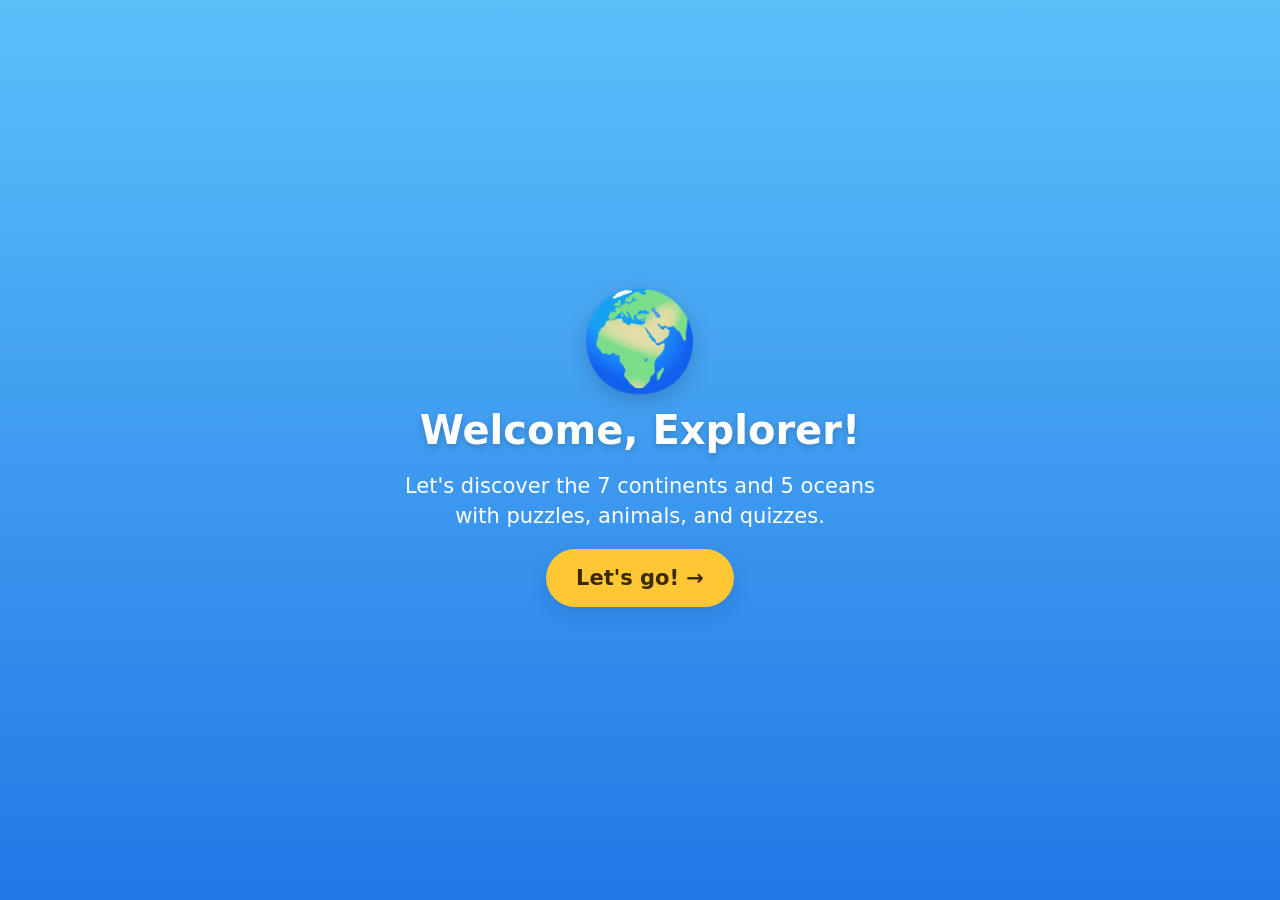
<file: index.html>
<!doctype html>
<html lang="en">
<head>
  <meta charset="utf-8">
  <meta name="viewport" content="width=device-width, initial-scale=1, viewport-fit=cover">
  <title>Continents &amp; Oceans Kids</title>
  <meta name="description" content="A world map playground for kids ages 6–8: learn the 7 continents and 5 oceans with map puzzles, fun facts, animals and friendly quizzes.">
  <meta name="theme-color" content="#2178E6">
  <link rel="manifest" href="manifest.webmanifest">
  <link rel="icon" type="image/png" sizes="192x192" href="icons/icon-192.png">
  <link rel="apple-touch-icon" href="icons/icon-192.png">
  <link rel="stylesheet" href="styles.css">
</head>
<body>
  <div id="app" aria-live="polite"></div>
  <noscript>Continents &amp; Oceans Kids needs JavaScript enabled.</noscript>
  <script src="content.js" defer></script>
  <script src="app.js" defer></script>
</body>
</html>
</file>
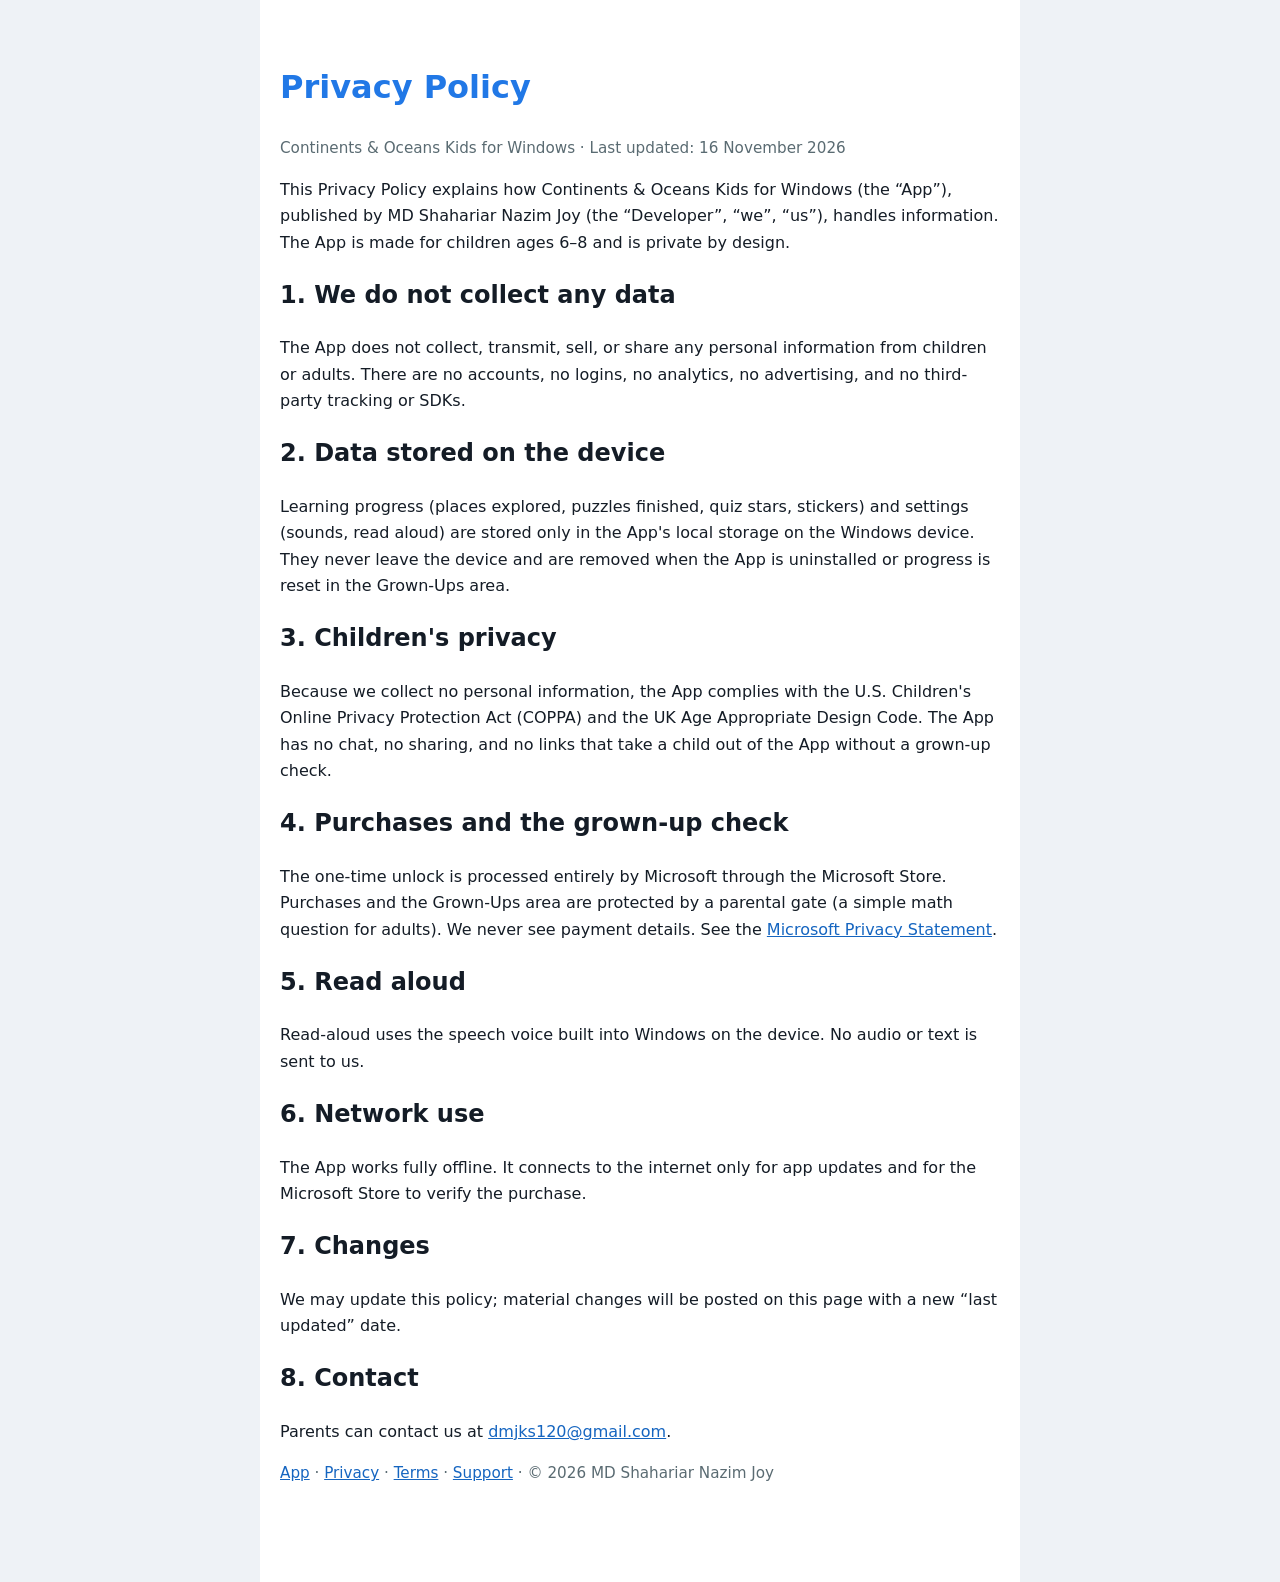
<file: privacy.html>
<!doctype html><html lang="en"><head><meta charset="utf-8"><meta name="viewport" content="width=device-width,initial-scale=1"><title>Privacy Policy · Continents &amp; Oceans Kids for Windows</title>
<style>:root{color-scheme:light dark}body{margin:0;font-family:"Segoe UI",system-ui,sans-serif;line-height:1.65;color:#141C26;background:#eef2f6}main{max-width:720px;margin:0 auto;padding:40px 20px 80px;background:#fff}h1{color:#2178E6}a{color:#1565C0}.muted{color:#5a6b72;font-size:.95rem}
@media(prefers-color-scheme:dark){body{background:#0f1519;color:#e8eef2}main{background:#182127}h1{color:#7FC3FA}a{color:#7FC3FA}.muted{color:#97a6ae}}</style></head><body><main>
<h1>Privacy Policy</h1><p class="muted">Continents &amp; Oceans Kids for Windows · Last updated: 16 November 2026</p>
<p>This Privacy Policy explains how Continents &amp; Oceans Kids for Windows (the “App”), published by MD Shahariar Nazim Joy (the “Developer”, “we”, “us”), handles information. The App is made for children ages 6–8 and is private by design.</p>
<h2>1. We do not collect any data</h2><p>The App does not collect, transmit, sell, or share any personal information from children or adults. There are no accounts, no logins, no analytics, no advertising, and no third-party tracking or SDKs.</p>
<h2>2. Data stored on the device</h2><p>Learning progress (places explored, puzzles finished, quiz stars, stickers) and settings (sounds, read aloud) are stored only in the App's local storage on the Windows device. They never leave the device and are removed when the App is uninstalled or progress is reset in the Grown-Ups area.</p>
<h2>3. Children's privacy</h2><p>Because we collect no personal information, the App complies with the U.S. Children's Online Privacy Protection Act (COPPA) and the UK Age Appropriate Design Code. The App has no chat, no sharing, and no links that take a child out of the App without a grown-up check.</p>
<h2>4. Purchases and the grown-up check</h2><p>The one-time unlock is processed entirely by Microsoft through the Microsoft Store. Purchases and the Grown-Ups area are protected by a parental gate (a simple math question for adults). We never see payment details. See the <a href="https://privacy.microsoft.com/privacystatement">Microsoft Privacy Statement</a>.</p>
<h2>5. Read aloud</h2><p>Read-aloud uses the speech voice built into Windows on the device. No audio or text is sent to us.</p>
<h2>6. Network use</h2><p>The App works fully offline. It connects to the internet only for app updates and for the Microsoft Store to verify the purchase.</p>
<h2>7. Changes</h2><p>We may update this policy; material changes will be posted on this page with a new “last updated” date.</p>
<h2>8. Contact</h2><p>Parents can contact us at <a href="mailto:dmjks120@gmail.com">dmjks120@gmail.com</a>.</p>
<p class="muted"><a href="./">App</a> · <a href="privacy.html">Privacy</a> · <a href="terms.html">Terms</a> · <a href="support.html">Support</a> · © 2026 MD Shahariar Nazim Joy</p></main></body></html>
</file>
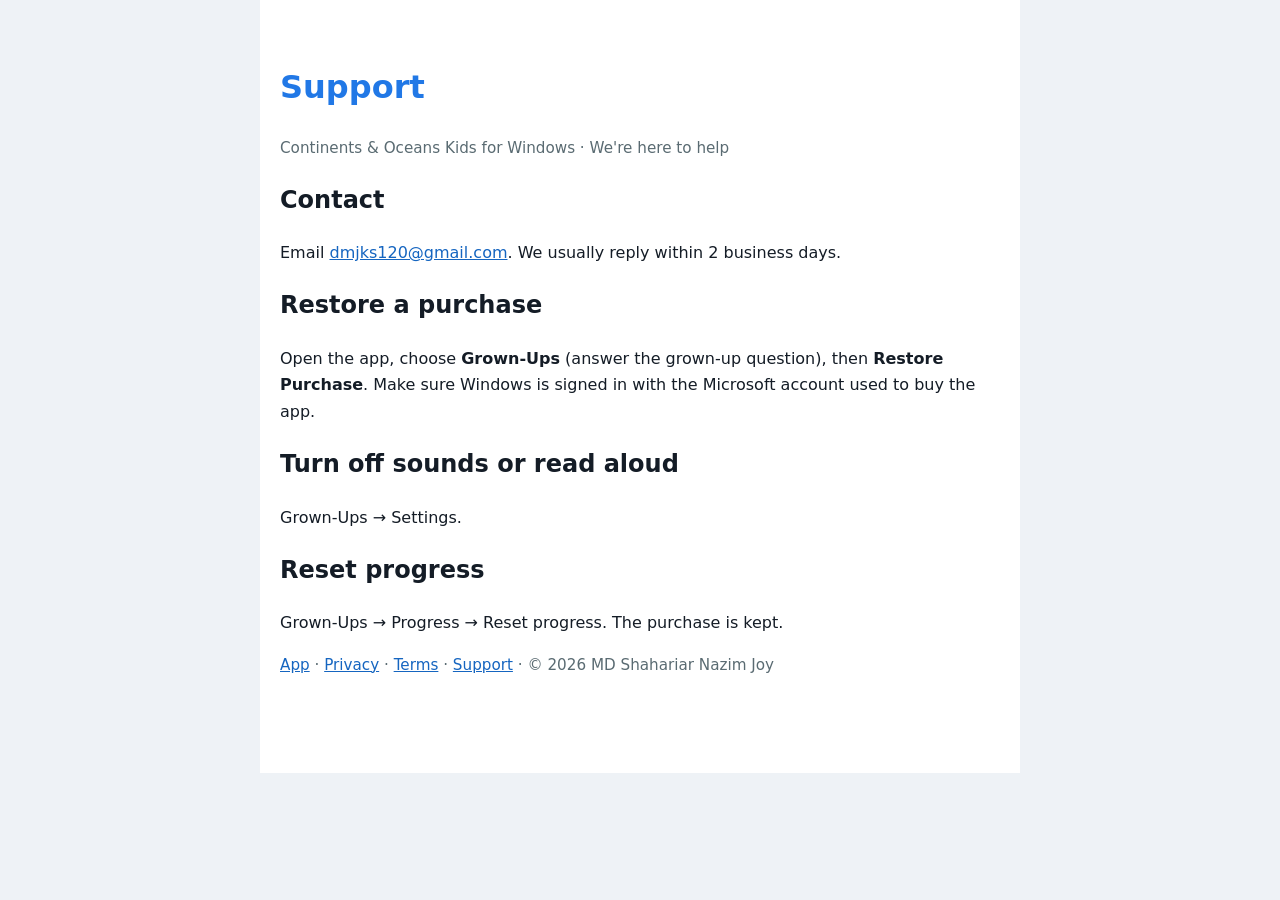
<file: support.html>
<!doctype html><html lang="en"><head><meta charset="utf-8"><meta name="viewport" content="width=device-width,initial-scale=1"><title>Support · Continents &amp; Oceans Kids for Windows</title>
<style>:root{color-scheme:light dark}body{margin:0;font-family:"Segoe UI",system-ui,sans-serif;line-height:1.65;color:#141C26;background:#eef2f6}main{max-width:720px;margin:0 auto;padding:40px 20px 80px;background:#fff}h1{color:#2178E6}a{color:#1565C0}.muted{color:#5a6b72;font-size:.95rem}
@media(prefers-color-scheme:dark){body{background:#0f1519;color:#e8eef2}main{background:#182127}h1{color:#7FC3FA}a{color:#7FC3FA}.muted{color:#97a6ae}}</style></head><body><main>
<h1>Support</h1><p class="muted">Continents &amp; Oceans Kids for Windows · We're here to help</p>
<h2>Contact</h2><p>Email <a href="mailto:dmjks120@gmail.com">dmjks120@gmail.com</a>. We usually reply within 2 business days.</p>
<h2>Restore a purchase</h2><p>Open the app, choose <b>Grown-Ups</b> (answer the grown-up question), then <b>Restore Purchase</b>. Make sure Windows is signed in with the Microsoft account used to buy the app.</p>
<h2>Turn off sounds or read aloud</h2><p>Grown-Ups → Settings.</p>
<h2>Reset progress</h2><p>Grown-Ups → Progress → Reset progress. The purchase is kept.</p>
<p class="muted"><a href="./">App</a> · <a href="privacy.html">Privacy</a> · <a href="terms.html">Terms</a> · <a href="support.html">Support</a> · © 2026 MD Shahariar Nazim Joy</p></main></body></html>
</file>
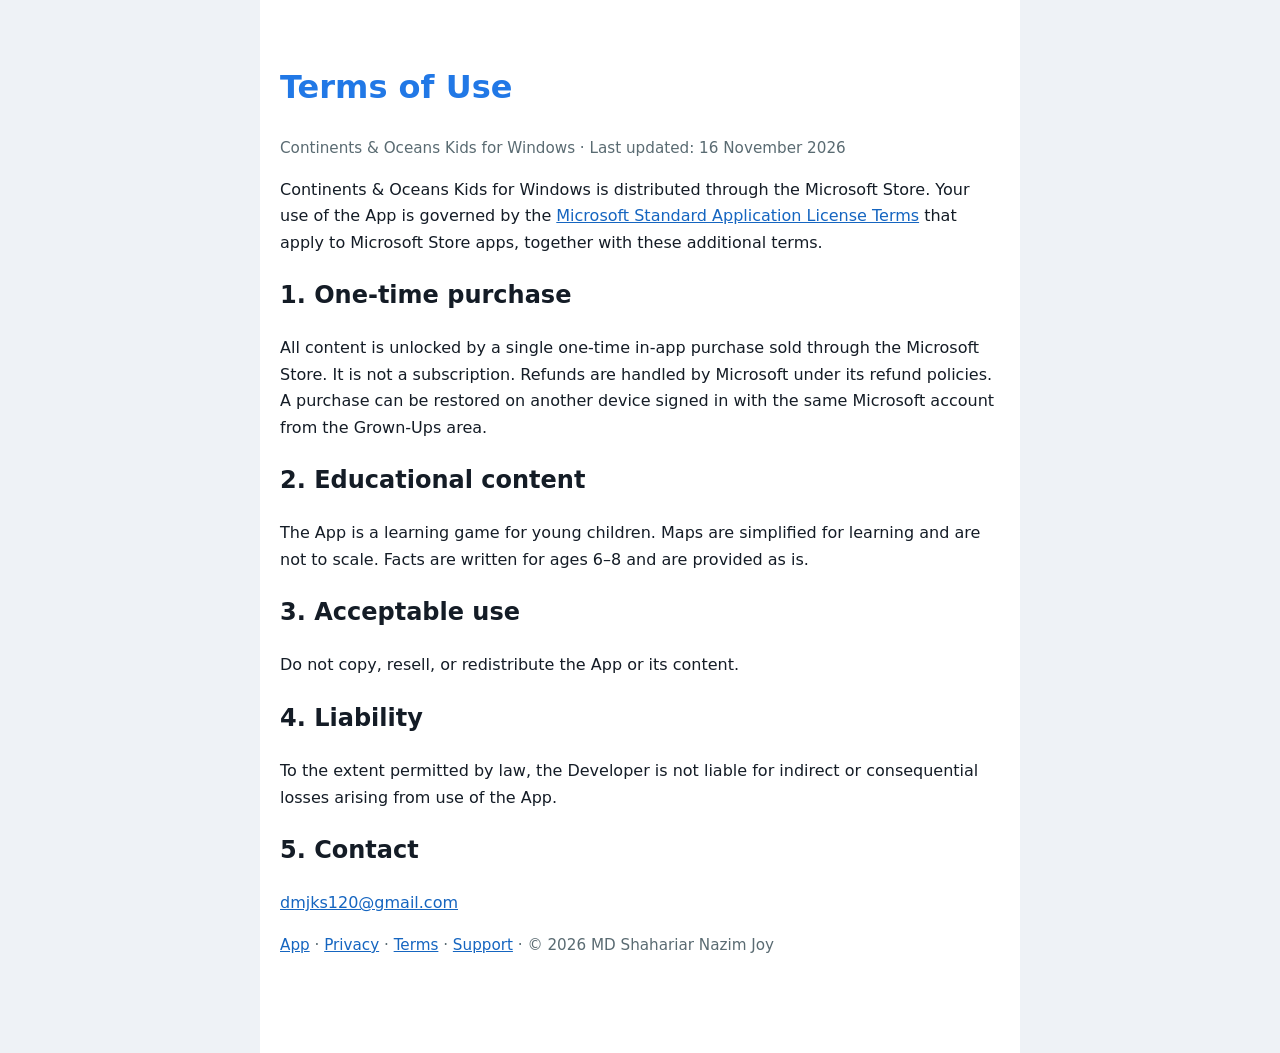
<file: terms.html>
<!doctype html><html lang="en"><head><meta charset="utf-8"><meta name="viewport" content="width=device-width,initial-scale=1"><title>Terms of Use · Continents &amp; Oceans Kids for Windows</title>
<style>:root{color-scheme:light dark}body{margin:0;font-family:"Segoe UI",system-ui,sans-serif;line-height:1.65;color:#141C26;background:#eef2f6}main{max-width:720px;margin:0 auto;padding:40px 20px 80px;background:#fff}h1{color:#2178E6}a{color:#1565C0}.muted{color:#5a6b72;font-size:.95rem}
@media(prefers-color-scheme:dark){body{background:#0f1519;color:#e8eef2}main{background:#182127}h1{color:#7FC3FA}a{color:#7FC3FA}.muted{color:#97a6ae}}</style></head><body><main>
<h1>Terms of Use</h1><p class="muted">Continents &amp; Oceans Kids for Windows · Last updated: 16 November 2026</p>
<p>Continents &amp; Oceans Kids for Windows is distributed through the Microsoft Store. Your use of the App is governed by the <a href="https://www.microsoft.com/en-us/legal/terms-of-use">Microsoft Standard Application License Terms</a> that apply to Microsoft Store apps, together with these additional terms.</p>
<h2>1. One-time purchase</h2><p>All content is unlocked by a single one-time in-app purchase sold through the Microsoft Store. It is not a subscription. Refunds are handled by Microsoft under its refund policies. A purchase can be restored on another device signed in with the same Microsoft account from the Grown-Ups area.</p>
<h2>2. Educational content</h2><p>The App is a learning game for young children. Maps are simplified for learning and are not to scale. Facts are written for ages 6–8 and are provided as is.</p>
<h2>3. Acceptable use</h2><p>Do not copy, resell, or redistribute the App or its content.</p>
<h2>4. Liability</h2><p>To the extent permitted by law, the Developer is not liable for indirect or consequential losses arising from use of the App.</p>
<h2>5. Contact</h2><p><a href="mailto:dmjks120@gmail.com">dmjks120@gmail.com</a></p>
<p class="muted"><a href="./">App</a> · <a href="privacy.html">Privacy</a> · <a href="terms.html">Terms</a> · <a href="support.html">Support</a> · © 2026 MD Shahariar Nazim Joy</p></main></body></html>
</file>
<file: styles.css>
/* Continents & Oceans Kids visual identity: sky blue, sunny yellow, big rounded kid-friendly buttons. */
:root {
  --sky-top: #5CBFFA; --sky-bottom: #2178E6; --ocean: #4DA8F2; --sand: #FFF2D1;
  --card: #FFFFFF; --ink: #213359; --ink-soft: #596B8C; --sun: #FFC733; --coral: #FF736B; --leaf: #4CC06B; --grape: #9470E6;
  --shadow: 0 6px 18px rgba(16, 52, 120, .18);
  color-scheme: light;
}
* { box-sizing: border-box; }
html, body { margin: 0; min-height: 100%; }
body {
  font-family: "Segoe UI Variable Display", "Segoe UI", system-ui, sans-serif; color: var(--ink);
  background: linear-gradient(180deg, var(--sky-top), var(--sky-bottom)) fixed; -webkit-font-smoothing: antialiased;
}
button { font: inherit; color: inherit; cursor: pointer; border: 0; background: none; }
a { color: #1565C0; }
:focus-visible { outline: 4px solid var(--sun); outline-offset: 3px; }
#app { min-height: 100vh; }

.page { max-width: 1100px; margin: 0 auto; padding: 20px 24px 48px; display: flex; flex-direction: column; gap: 16px; }
.center-screen { max-width: 760px; margin: 0 auto; padding: 40px 24px; min-height: 100vh; display: flex; flex-direction: column; align-items: center; justify-content: center; gap: 18px; text-align: center; color: #fff; }
.big-emoji { font-size: 96px; line-height: 1; filter: drop-shadow(0 6px 10px rgba(0,0,0,.18)); }
.title { font-size: 40px; margin: 0; font-weight: 800; text-shadow: 0 2px 6px rgba(0,0,0,.2); }
.lead { font-size: 21px; margin: 0; line-height: 1.45; }
.note { font-size: 16px; margin: 0; }
.tiny { font-size: 13px; opacity: .85; margin: 0; }
.small-links { font-size: 15px; }
.center-screen a, .center-screen .linkbtn { color: #fff; text-decoration: underline; }
.linkbtn { padding: 0; }
.error { color: #B3261E; background: #FFE4E1; border-radius: 12px; padding: 8px 14px; margin: 0; font-weight: 600; }

.splash { min-height: 100vh; display: grid; place-content: center; justify-items: center; color: #fff; gap: 12px; }
.globe { font-size: 110px; animation: spin 6s linear infinite; }
@keyframes spin { to { transform: rotate(360deg); } }
.spinner { width: 34px; height: 34px; border: 4px solid rgba(255,255,255,.4); border-top-color: #fff; border-radius: 50%; animation: spin 1s linear infinite; }

.btn {
  display: inline-flex; align-items: center; justify-content: center; gap: 8px; min-height: 58px; padding: 12px 30px;
  border-radius: 999px; background: #fff; color: var(--ink); font-size: 21px; font-weight: 800; box-shadow: var(--shadow);
  text-decoration: none; transition: transform .12s;
}
.btn:hover { transform: translateY(-2px); }
.btn:active { transform: scale(.97); }
.btn.sun { background: var(--sun); color: #3A2A00; }
.btn.danger { background: var(--coral); color: #fff; }
.btn.ghostbtn { background: #EEF4FB; box-shadow: none; }
.btn[disabled] { opacity: .6; cursor: default; transform: none; }
.row-btns { display: flex; gap: 12px; justify-content: center; flex-wrap: wrap; }

.feature-row { display: flex; flex-wrap: wrap; gap: 10px; justify-content: center; }
.feature-pill { background: rgba(255,255,255,.95); color: var(--ink); border-radius: 999px; padding: 10px 18px; font-weight: 700; font-size: 17px; display: flex; gap: 8px; align-items: center; box-shadow: var(--shadow); }
.feature-pill span { font-size: 22px; }

.card { background: var(--card); border-radius: 26px; padding: 18px 22px; box-shadow: var(--shadow); }
.card h3 { margin: 0 0 8px; font-size: 21px; }
.card p { margin: 6px 0; font-size: 18px; line-height: 1.5; }
.card.fun { background: #FFF6D6; }
.map-card { padding: 10px; }
.pw-map { width: 100%; max-width: 640px; }
.worldmap { width: 100%; height: auto; display: block; max-height: 62vh; }

.top { display: flex; align-items: center; gap: 14px; color: #fff; }
.top h1 { margin: 0; font-size: 32px; font-weight: 800; flex: 1; text-shadow: 0 2px 6px rgba(0,0,0,.2); }
.round { width: 56px; height: 56px; border-radius: 50%; background: #fff; color: var(--ink); font-size: 30px; font-weight: 800; box-shadow: var(--shadow); display: grid; place-items: center; line-height: 1; }
.top-extra { display: flex; gap: 10px; align-items: center; }
.count { background: rgba(255,255,255,.95); color: var(--ink); border-radius: 999px; padding: 10px 18px; font-weight: 800; font-size: 19px; }

.hero { display: flex; align-items: center; justify-content: space-between; color: #fff; gap: 12px; padding-top: 8px; }
.hero h1 { margin: 0; font-size: 40px; font-weight: 800; text-shadow: 0 2px 6px rgba(0,0,0,.2); }
.hero-sub { font-size: 20px; font-weight: 700; }
.pill-btn { background: rgba(255,255,255,.95); color: var(--ink); border-radius: 999px; padding: 12px 20px; font-weight: 700; font-size: 17px; box-shadow: var(--shadow); }
.star { color: #C9D6E8; }
.star.on { color: var(--sun); text-shadow: 0 1px 2px rgba(0,0,0,.2); }

.menu-grid { display: grid; grid-template-columns: repeat(3, 1fr); gap: 18px; }
@media (max-width: 860px) { .menu-grid { grid-template-columns: repeat(2, 1fr); } }
.menu-card {
  background: #fff; border-radius: 30px; padding: 26px 18px; min-height: 210px; display: flex; flex-direction: column; align-items: center; justify-content: center; gap: 6px;
  box-shadow: var(--shadow); border-bottom: 8px solid var(--c); transition: transform .12s;
}
.menu-card:hover { transform: translateY(-4px) rotate(-.5deg); }
.menu-emoji { font-size: 70px; line-height: 1.1; }
.menu-title { font-size: 25px; font-weight: 800; }
.menu-sub { font-size: 16px; color: var(--ink-soft); font-weight: 600; }

.section { color: #fff; margin: 8px 0 0; font-size: 26px; text-shadow: 0 2px 6px rgba(0,0,0,.2); }
.tile-grid { display: grid; grid-template-columns: repeat(auto-fill, minmax(170px, 1fr)); gap: 14px; }
.region-tile { position: relative; background: #fff; border-radius: 24px; padding: 18px 12px; display: flex; flex-direction: column; align-items: center; gap: 4px; box-shadow: var(--shadow); border-top: 8px solid var(--c); }
.tile-emoji { font-size: 50px; }
.tile-name { font-size: 19px; font-weight: 800; text-align: center; }
.tile-sub { font-size: 14px; color: var(--ink-soft); text-align: center; }
.tick { position: absolute; top: 8px; right: 12px; color: var(--leaf); font-weight: 900; font-size: 22px; }

.detail-head { display: flex; align-items: center; gap: 18px; background: #fff; border-radius: 26px; padding: 16px 22px; box-shadow: var(--shadow); border-left: 12px solid var(--c); }
.detail-emoji { font-size: 76px; }
.detail-head h2 { margin: 4px 0 0; font-size: 34px; }
.badge { display: inline-block; background: var(--c); color: var(--ink); border-radius: 999px; padding: 4px 14px; font-weight: 800; font-size: 15px; }
.facts { margin: 0; padding-left: 26px; font-size: 19px; line-height: 1.7; }

/* Map shapes */
.land { fill: #EAF3FF; stroke: #fff; stroke-width: 3; stroke-linejoin: round; transition: fill .2s, transform .2s; }
.land.on { fill: var(--c); }
.land.ghost { fill: rgba(255,255,255,.28); stroke: rgba(255,255,255,.9); stroke-dasharray: 10 8; }
.land.blank { fill: #F3E9CF; }
.sea { fill: rgba(255,255,255,.12); stroke: rgba(255,255,255,.75); stroke-width: 3; stroke-dasharray: 8 7; }
.sea.on { fill: var(--c); stroke: #fff; stroke-dasharray: none; }
.sea.ghost { fill: rgba(255,255,255,.2); }
.tap { cursor: pointer; }
.land.tap:hover { filter: brightness(1.08); stroke: var(--sun); stroke-width: 6; }
.sea.tap:hover { fill: rgba(255,255,255,.35); stroke: var(--sun); }
.glow { stroke: var(--sun) !important; stroke-width: 9 !important; stroke-dasharray: none !important; animation: pulse 1.1s ease-in-out infinite; }
@keyframes pulse { 50% { stroke-width: 3; } }
.maplabel { font: 800 21px "Segoe UI", system-ui, sans-serif; fill: #12305E; paint-order: stroke; stroke: rgba(255,255,255,.85); stroke-width: 5px; pointer-events: none; }

.prompt { margin: 0; color: #fff; font-size: 22px; font-weight: 700; text-align: center; text-shadow: 0 2px 6px rgba(0,0,0,.2); }
.prompt.big { font-size: 28px; }
.center-text { text-align: center; color: #fff; font-size: 19px; margin: 0; }
.feedback { margin: 0 auto; max-width: 820px; text-align: center; font-size: 21px; font-weight: 700; border-radius: 20px; padding: 12px 20px; }
.feedback.good { background: #E3F8E8; color: #17663A; }
.feedback.soft { background: #FFF4D6; color: #6B4A00; }

.level-list { display: flex; flex-direction: column; gap: 12px; }
.level { display: flex; align-items: center; gap: 16px; background: #fff; border-radius: 24px; padding: 14px 20px; box-shadow: var(--shadow); text-align: left; }
.level-num { width: 54px; height: 54px; border-radius: 50%; background: var(--sun); display: grid; place-items: center; font-weight: 900; font-size: 24px; flex: none; }
.level-num.emoji { background: #EAF3FF; font-size: 30px; }
.level.done .level-num { background: var(--leaf); color: #fff; }
.level-text { flex: 1; display: flex; flex-direction: column; }
.level-text b { font-size: 21px; }
.level-text span { color: var(--ink-soft); font-size: 16px; }
.level-pieces { font-size: 26px; letter-spacing: 2px; }

.tray { display: flex; flex-wrap: wrap; gap: 12px; justify-content: center; }
.piece { background: #fff; border-radius: 22px; padding: 12px 20px; font-weight: 800; font-size: 19px; display: inline-flex; align-items: center; gap: 8px; box-shadow: var(--shadow); border: 4px solid var(--c); touch-action: none; user-select: none; }
.piece span { font-size: 30px; }
.piece.sel { outline: 5px solid var(--sun); transform: scale(1.06); }
.piece.dragging { position: fixed; z-index: 50; pointer-events: none; transform: translate(-50%, -60%) scale(1.12); box-shadow: 0 14px 30px rgba(0,0,0,.3); }

.dots { display: flex; gap: 8px; justify-content: center; }
.dot { width: 14px; height: 14px; border-radius: 50%; background: rgba(255,255,255,.4); }
.dot.done { background: var(--sun); }
.dot.now { background: #fff; transform: scale(1.3); }
.options { display: grid; grid-template-columns: repeat(2, 1fr); gap: 14px; max-width: 820px; width: 100%; margin: 0 auto; }
.option { background: #fff; border-radius: 22px; padding: 22px; font-size: 23px; font-weight: 800; box-shadow: var(--shadow); min-height: 84px; }
.option:hover:not([disabled]) { transform: translateY(-2px); }
.option.right { background: #4CC06B; color: #fff; }
.option.wrong { background: #FFD9D6; }
.option[disabled] { cursor: default; }

.celebrate { text-align: center; max-width: 640px; margin: 10px auto; display: flex; flex-direction: column; align-items: center; gap: 10px; padding: 28px; }
.celebrate h2 { margin: 0; font-size: 32px; }
.stars-big { letter-spacing: 6px; }

.animal-card { display: flex; align-items: center; gap: 18px; background: #fff; border-radius: 26px; padding: 14px 22px; box-shadow: var(--shadow); max-width: 820px; width: 100%; margin: 0 auto; }
.animal-card .prompt { color: var(--ink); text-shadow: none; text-align: left; }
.animal-card b { font-size: 18px; color: var(--ink-soft); }
.animal-emoji { font-size: 72px; }

.sticker-grid { display: grid; grid-template-columns: repeat(auto-fill, minmax(190px, 1fr)); gap: 14px; }
.sticker { background: rgba(255,255,255,.55); border-radius: 26px; padding: 18px 14px; display: flex; flex-direction: column; align-items: center; gap: 4px; text-align: center; border: 3px dashed rgba(255,255,255,.9); }
.sticker.on { background: #fff; border: 3px solid var(--sun); box-shadow: var(--shadow); }
.sticker-emoji { font-size: 56px; }
.sticker:not(.on) .sticker-emoji { opacity: .5; }
.sticker b { font-size: 19px; }
.sticker span:last-child { font-size: 14px; color: var(--ink-soft); }

.toggle { display: flex; justify-content: space-between; align-items: center; font-size: 19px; padding: 10px 0; border-bottom: 1px solid #E6EEF8; }
.toggle input { width: 26px; height: 26px; }

.modal-back { position: fixed; inset: 0; background: rgba(10, 30, 70, .55); display: grid; place-items: center; z-index: 40; padding: 20px; }
.modal { background: #fff; color: var(--ink); border-radius: 28px; padding: 28px; max-width: 440px; width: 100%; text-align: center; display: flex; flex-direction: column; gap: 12px; box-shadow: 0 20px 50px rgba(0,0,0,.35); }
.modal h2 { margin: 0; font-size: 26px; }
.modal p { margin: 0; font-size: 17px; }
.gate-q { font-size: 30px; font-weight: 800; }
.gate-input { font: inherit; font-size: 28px; text-align: center; padding: 10px; border-radius: 16px; border: 3px solid #CFDDF0; width: 160px; align-self: center; }
.page > .btn { align-self: center; min-width: 260px; }
</file>
